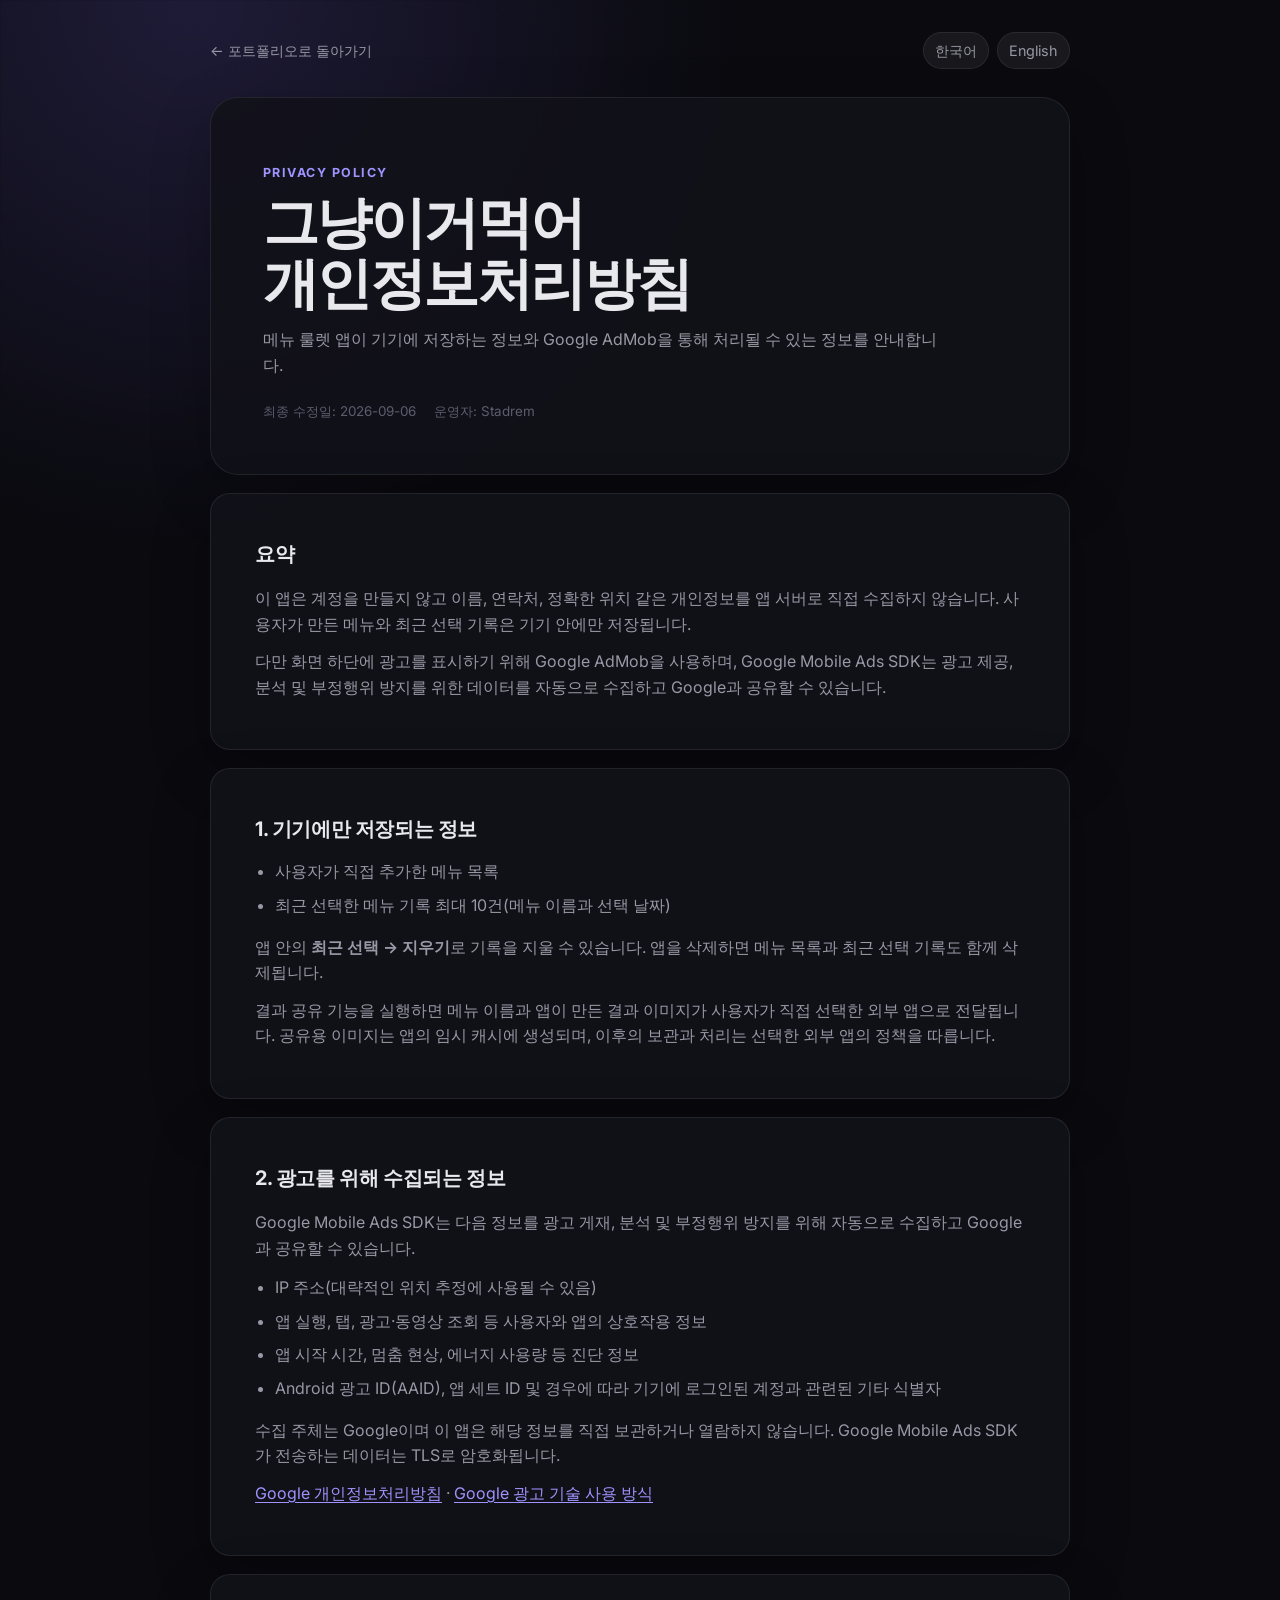
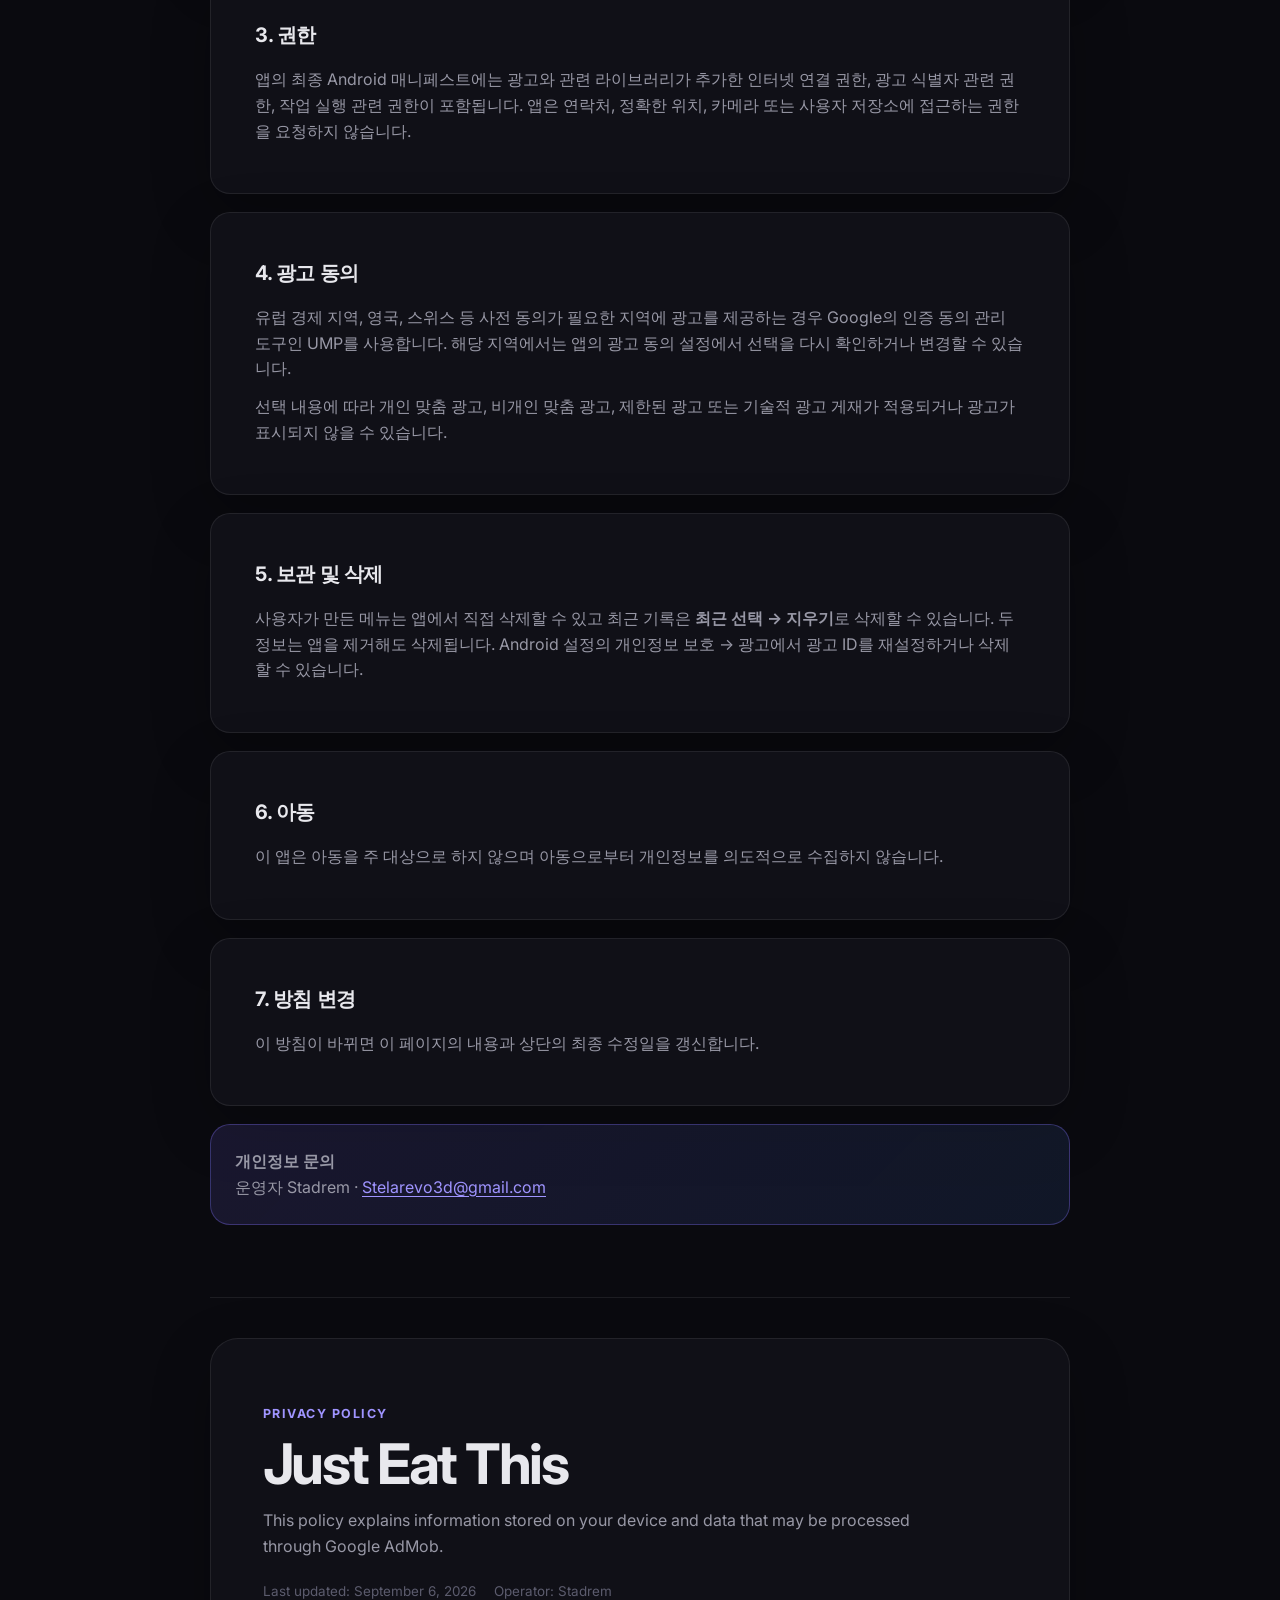
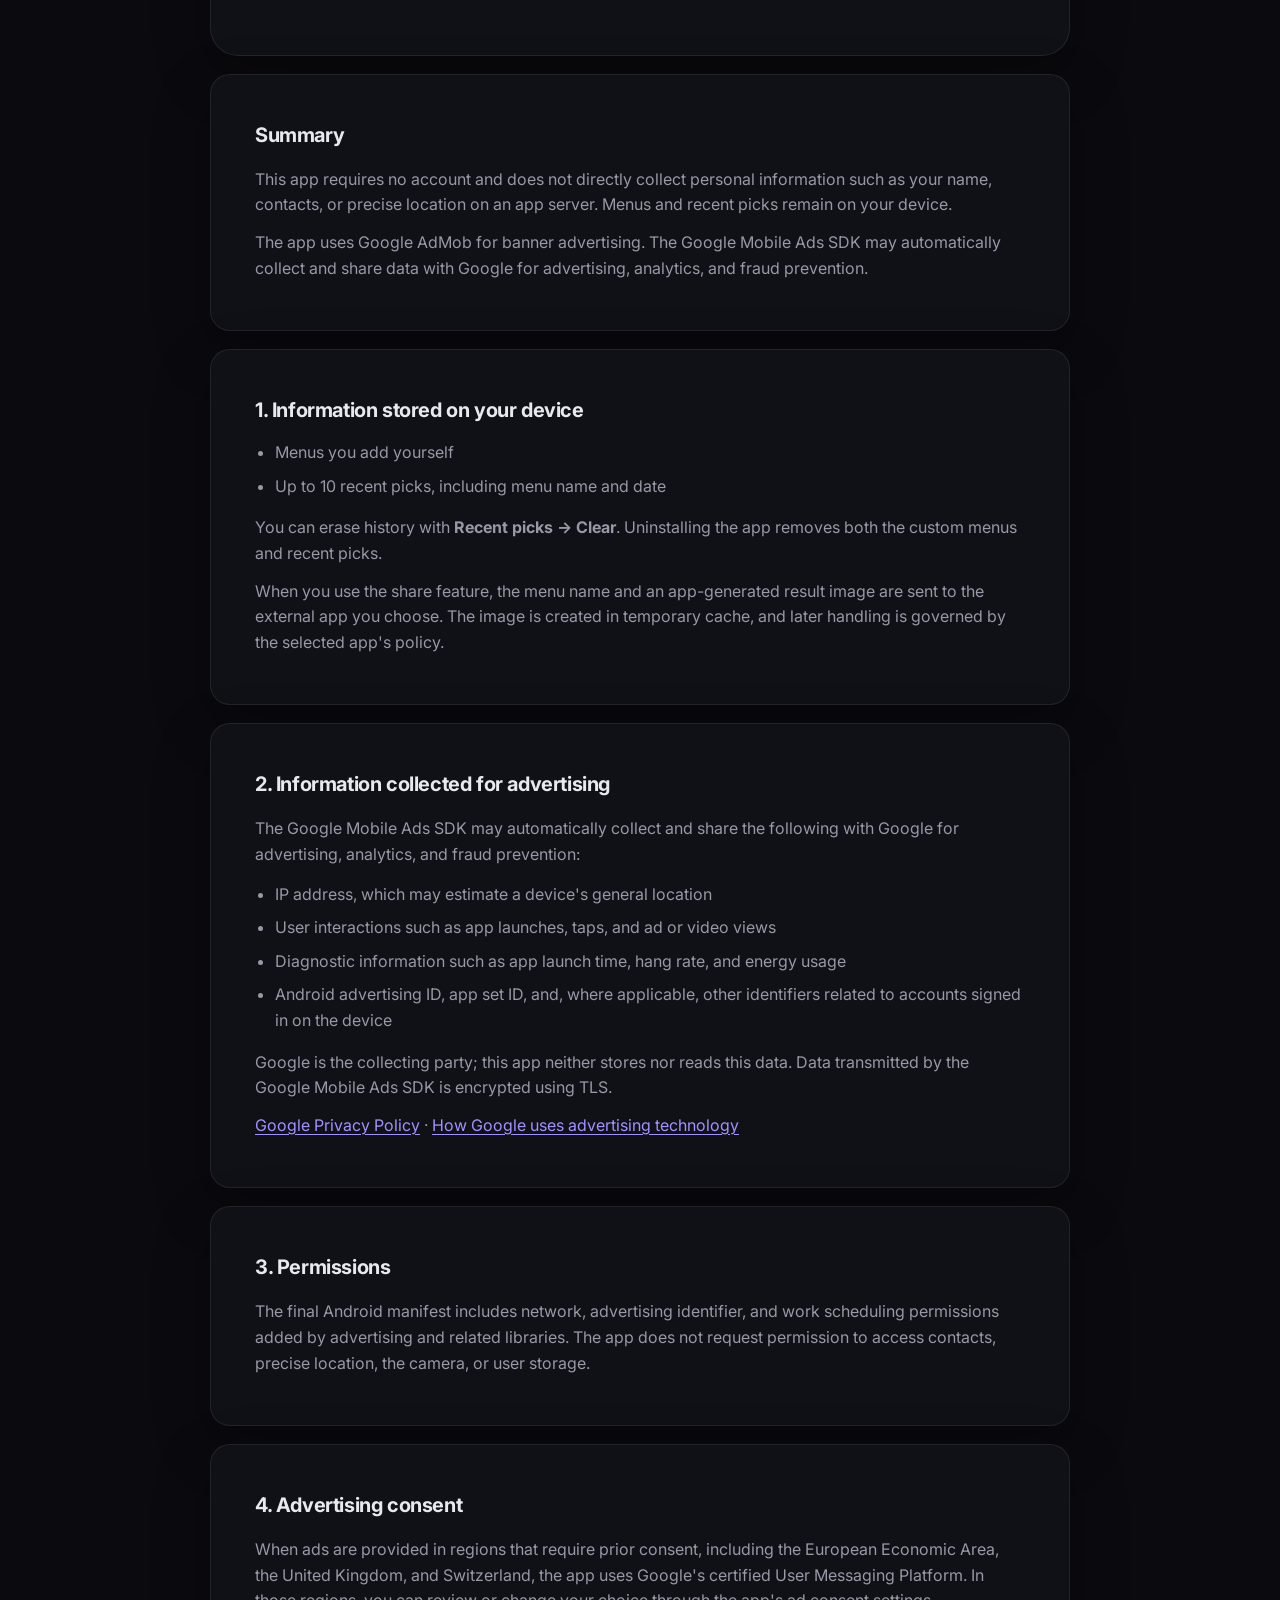
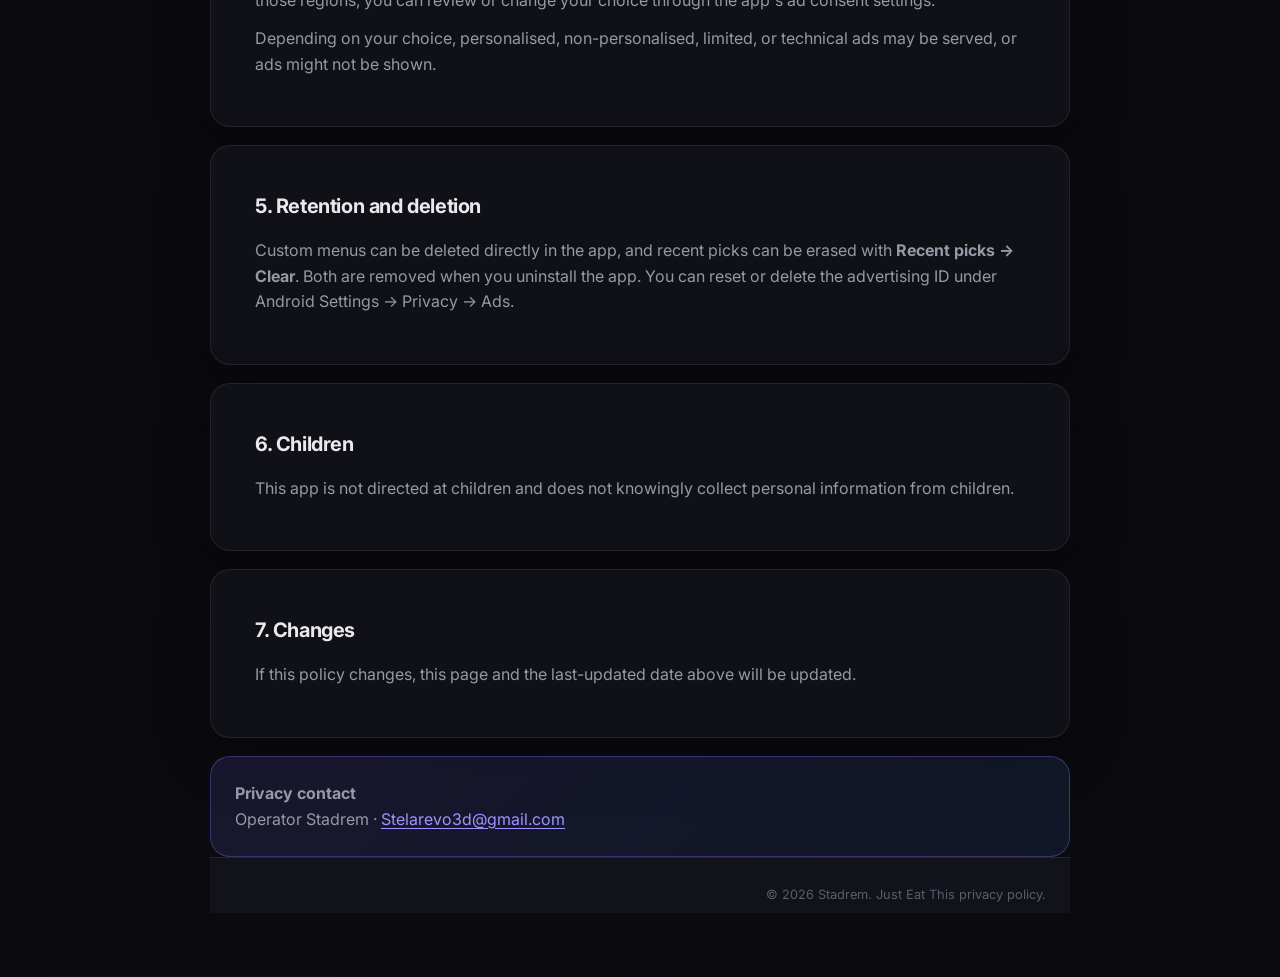
<file: privacy/just-eat-this/index.html>
<!DOCTYPE html>
<html lang="ko">

<head>
    <meta charset="UTF-8">
    <meta name="viewport" content="width=device-width, initial-scale=1.0">
    <meta name="description" content="그냥이거먹어 앱 개인정보처리방침">
    <meta name="robots" content="index, follow">
    <meta http-equiv="Copyright" content="Stadrem">
    <link rel="canonical" href="https://stadrem.github.io/PortfolioSite/privacy/just-eat-this/">
    <title>그냥이거먹어 개인정보처리방침</title>
    <link rel="stylesheet" href="../../style.css">
    <style>
        html,
        body {
            width: 100%;
            max-width: 100%;
            margin: 0;
            overflow-x: hidden;
        }

        .privacy-page {
            min-height: 100vh;
            padding: 32px 20px 64px;
            background:
                radial-gradient(circle at 15% 0%, rgba(124, 106, 239, 0.18), transparent 34rem),
                var(--bg-primary);
        }

        .privacy-shell {
            width: 100%;
            max-width: 860px;
            margin: 0 auto;
        }

        .privacy-nav {
            display: flex;
            align-items: center;
            justify-content: space-between;
            gap: 16px;
            margin-bottom: 28px;
        }

        .privacy-nav a {
            color: var(--text-secondary);
            font-size: 0.9rem;
        }

        .privacy-nav a:hover {
            color: #fff;
        }

        .language-links {
            display: flex;
            gap: 8px;
        }

        .language-links a {
            padding: 6px 11px;
            border: 1px solid var(--border-glass);
            border-radius: 999px;
            background: var(--bg-glass);
        }

        .privacy-header,
        .privacy-card {
            border: 1px solid var(--border-glass);
            background: rgba(18, 18, 26, 0.88);
            box-shadow: 0 20px 60px rgba(0, 0, 0, 0.24);
        }

        .privacy-header {
            padding: clamp(28px, 6vw, 52px);
            border-radius: var(--radius-xl);
            margin-bottom: 18px;
        }

        .privacy-kicker {
            margin-bottom: 10px;
            color: #9f94ff;
            font-size: 0.78rem;
            font-weight: 700;
            letter-spacing: 0.12em;
            text-transform: uppercase;
        }

        .privacy-header h1 {
            margin: 0 0 14px;
            color: var(--text-primary);
            font-size: clamp(2rem, 7vw, 3.5rem);
            line-height: 1.08;
            letter-spacing: -0.045em;
        }

        .privacy-lead {
            max-width: 680px;
            margin: 0;
            color: var(--text-secondary);
            font-size: 1rem;
        }

        .privacy-meta {
            display: flex;
            flex-wrap: wrap;
            gap: 8px 18px;
            margin-top: 22px;
            color: var(--text-muted);
            font-size: 0.84rem;
        }

        .privacy-card {
            padding: clamp(24px, 5vw, 44px);
            border-radius: var(--radius-lg);
            margin-bottom: 18px;
        }

        .privacy-card h2 {
            margin: 0 0 14px;
            color: var(--text-primary);
            font-size: 1.25rem;
        }

        .privacy-card p,
        .privacy-card li {
            color: var(--text-secondary);
            overflow-wrap: anywhere;
        }

        .privacy-card p + p {
            margin-top: 12px;
        }

        .privacy-card ul {
            margin: 14px 0 0;
            padding-left: 1.25rem;
        }

        .privacy-card li + li {
            margin-top: 8px;
        }

        .privacy-card a,
        .privacy-contact a {
            color: #9f94ff;
            text-decoration: underline;
            text-underline-offset: 3px;
        }

        .privacy-contact {
            padding: 24px;
            border: 1px solid rgba(124, 106, 239, 0.35);
            border-radius: var(--radius-lg);
            background: linear-gradient(135deg, rgba(124, 106, 239, 0.14), rgba(79, 143, 255, 0.1));
            color: var(--text-secondary);
        }

        .english-policy {
            margin-top: 72px;
            padding-top: 40px;
            border-top: 1px solid var(--border-glass);
        }

        .privacy-footer {
            padding-top: 18px;
            color: var(--text-muted);
            text-align: center;
            font-size: 0.8rem;
        }

        @media (max-width: 560px) {
            .privacy-page {
                padding: 22px 14px 44px;
            }

            .privacy-nav {
                align-items: flex-start;
                flex-direction: column;
            }

            .privacy-header,
            .privacy-card {
                border-radius: var(--radius-md);
            }
        }
    </style>
</head>

<body>
    <main class="privacy-page">
        <div class="privacy-shell">
            <nav class="privacy-nav" aria-label="페이지 이동">
                <a href="../../">← 포트폴리오로 돌아가기</a>
                <div class="language-links">
                    <a href="#ko">한국어</a>
                    <a href="#en">English</a>
                </div>
            </nav>

            <section id="ko" aria-labelledby="ko-title">
                <header class="privacy-header">
                    <p class="privacy-kicker">Privacy Policy</p>
                    <h1 id="ko-title">그냥이거먹어<br>개인정보처리방침</h1>
                    <p class="privacy-lead">메뉴 룰렛 앱이 기기에 저장하는 정보와 Google AdMob을 통해 처리될 수 있는 정보를 안내합니다.</p>
                    <div class="privacy-meta">
                        <span>최종 수정일: 2026-09-06</span>
                        <span>운영자: Stadrem</span>
                    </div>
                </header>

                <article class="privacy-card">
                    <h2>요약</h2>
                    <p>이 앱은 계정을 만들지 않고 이름, 연락처, 정확한 위치 같은 개인정보를 앱 서버로 직접 수집하지 않습니다. 사용자가 만든 메뉴와 최근 선택 기록은 기기 안에만 저장됩니다.</p>
                    <p>다만 화면 하단에 광고를 표시하기 위해 Google AdMob을 사용하며, Google Mobile Ads SDK는 광고 제공, 분석 및 부정행위 방지를 위한 데이터를 자동으로 수집하고 Google과 공유할 수 있습니다.</p>
                </article>

                <article class="privacy-card">
                    <h2>1. 기기에만 저장되는 정보</h2>
                    <ul>
                        <li>사용자가 직접 추가한 메뉴 목록</li>
                        <li>최근 선택한 메뉴 기록 최대 10건(메뉴 이름과 선택 날짜)</li>
                    </ul>
                    <p>앱 안의 <strong>최근 선택 → 지우기</strong>로 기록을 지울 수 있습니다. 앱을 삭제하면 메뉴 목록과 최근 선택 기록도 함께 삭제됩니다.</p>
                    <p>결과 공유 기능을 실행하면 메뉴 이름과 앱이 만든 결과 이미지가 사용자가 직접 선택한 외부 앱으로 전달됩니다. 공유용 이미지는 앱의 임시 캐시에 생성되며, 이후의 보관과 처리는 선택한 외부 앱의 정책을 따릅니다.</p>
                </article>

                <article class="privacy-card">
                    <h2>2. 광고를 위해 수집되는 정보</h2>
                    <p>Google Mobile Ads SDK는 다음 정보를 광고 게재, 분석 및 부정행위 방지를 위해 자동으로 수집하고 Google과 공유할 수 있습니다.</p>
                    <ul>
                        <li>IP 주소(대략적인 위치 추정에 사용될 수 있음)</li>
                        <li>앱 실행, 탭, 광고·동영상 조회 등 사용자와 앱의 상호작용 정보</li>
                        <li>앱 시작 시간, 멈춤 현상, 에너지 사용량 등 진단 정보</li>
                        <li>Android 광고 ID(AAID), 앱 세트 ID 및 경우에 따라 기기에 로그인된 계정과 관련된 기타 식별자</li>
                    </ul>
                    <p>수집 주체는 Google이며 이 앱은 해당 정보를 직접 보관하거나 열람하지 않습니다. Google Mobile Ads SDK가 전송하는 데이터는 TLS로 암호화됩니다.</p>
                    <p><a href="https://policies.google.com/privacy">Google 개인정보처리방침</a> · <a href="https://policies.google.com/technologies/partner-sites">Google 광고 기술 사용 방식</a></p>
                </article>

                <article class="privacy-card">
                    <h2>3. 권한</h2>
                    <p>앱의 최종 Android 매니페스트에는 광고와 관련 라이브러리가 추가한 인터넷 연결 권한, 광고 식별자 관련 권한, 작업 실행 관련 권한이 포함됩니다. 앱은 연락처, 정확한 위치, 카메라 또는 사용자 저장소에 접근하는 권한을 요청하지 않습니다.</p>
                </article>

                <article class="privacy-card">
                    <h2>4. 광고 동의</h2>
                    <p>유럽 경제 지역, 영국, 스위스 등 사전 동의가 필요한 지역에 광고를 제공하는 경우 Google의 인증 동의 관리 도구인 UMP를 사용합니다. 해당 지역에서는 앱의 광고 동의 설정에서 선택을 다시 확인하거나 변경할 수 있습니다.</p>
                    <p>선택 내용에 따라 개인 맞춤 광고, 비개인 맞춤 광고, 제한된 광고 또는 기술적 광고 게재가 적용되거나 광고가 표시되지 않을 수 있습니다.</p>
                </article>

                <article class="privacy-card">
                    <h2>5. 보관 및 삭제</h2>
                    <p>사용자가 만든 메뉴는 앱에서 직접 삭제할 수 있고 최근 기록은 <strong>최근 선택 → 지우기</strong>로 삭제할 수 있습니다. 두 정보는 앱을 제거해도 삭제됩니다. Android 설정의 개인정보 보호 → 광고에서 광고 ID를 재설정하거나 삭제할 수 있습니다.</p>
                </article>

                <article class="privacy-card">
                    <h2>6. 아동</h2>
                    <p>이 앱은 아동을 주 대상으로 하지 않으며 아동으로부터 개인정보를 의도적으로 수집하지 않습니다.</p>
                </article>

                <article class="privacy-card">
                    <h2>7. 방침 변경</h2>
                    <p>이 방침이 바뀌면 이 페이지의 내용과 상단의 최종 수정일을 갱신합니다.</p>
                </article>

                <aside class="privacy-contact">
                    <strong>개인정보 문의</strong><br>
                    운영자 Stadrem · <a href="mailto:Stelarevo3d@gmail.com">Stelarevo3d@gmail.com</a>
                </aside>
            </section>

            <section id="en" class="english-policy" lang="en" aria-labelledby="en-title">
                <header class="privacy-header">
                    <p class="privacy-kicker">Privacy Policy</p>
                    <h1 id="en-title">Just Eat This</h1>
                    <p class="privacy-lead">This policy explains information stored on your device and data that may be processed through Google AdMob.</p>
                    <div class="privacy-meta">
                        <span>Last updated: September 6, 2026</span>
                        <span>Operator: Stadrem</span>
                    </div>
                </header>

                <article class="privacy-card">
                    <h2>Summary</h2>
                    <p>This app requires no account and does not directly collect personal information such as your name, contacts, or precise location on an app server. Menus and recent picks remain on your device.</p>
                    <p>The app uses Google AdMob for banner advertising. The Google Mobile Ads SDK may automatically collect and share data with Google for advertising, analytics, and fraud prevention.</p>
                </article>

                <article class="privacy-card">
                    <h2>1. Information stored on your device</h2>
                    <ul>
                        <li>Menus you add yourself</li>
                        <li>Up to 10 recent picks, including menu name and date</li>
                    </ul>
                    <p>You can erase history with <strong>Recent picks → Clear</strong>. Uninstalling the app removes both the custom menus and recent picks.</p>
                    <p>When you use the share feature, the menu name and an app-generated result image are sent to the external app you choose. The image is created in temporary cache, and later handling is governed by the selected app's policy.</p>
                </article>

                <article class="privacy-card">
                    <h2>2. Information collected for advertising</h2>
                    <p>The Google Mobile Ads SDK may automatically collect and share the following with Google for advertising, analytics, and fraud prevention:</p>
                    <ul>
                        <li>IP address, which may estimate a device's general location</li>
                        <li>User interactions such as app launches, taps, and ad or video views</li>
                        <li>Diagnostic information such as app launch time, hang rate, and energy usage</li>
                        <li>Android advertising ID, app set ID, and, where applicable, other identifiers related to accounts signed in on the device</li>
                    </ul>
                    <p>Google is the collecting party; this app neither stores nor reads this data. Data transmitted by the Google Mobile Ads SDK is encrypted using TLS.</p>
                    <p><a href="https://policies.google.com/privacy">Google Privacy Policy</a> · <a href="https://policies.google.com/technologies/partner-sites">How Google uses advertising technology</a></p>
                </article>

                <article class="privacy-card">
                    <h2>3. Permissions</h2>
                    <p>The final Android manifest includes network, advertising identifier, and work scheduling permissions added by advertising and related libraries. The app does not request permission to access contacts, precise location, the camera, or user storage.</p>
                </article>

                <article class="privacy-card">
                    <h2>4. Advertising consent</h2>
                    <p>When ads are provided in regions that require prior consent, including the European Economic Area, the United Kingdom, and Switzerland, the app uses Google's certified User Messaging Platform. In those regions, you can review or change your choice through the app's ad consent settings.</p>
                    <p>Depending on your choice, personalised, non-personalised, limited, or technical ads may be served, or ads might not be shown.</p>
                </article>

                <article class="privacy-card">
                    <h2>5. Retention and deletion</h2>
                    <p>Custom menus can be deleted directly in the app, and recent picks can be erased with <strong>Recent picks → Clear</strong>. Both are removed when you uninstall the app. You can reset or delete the advertising ID under Android Settings → Privacy → Ads.</p>
                </article>

                <article class="privacy-card">
                    <h2>6. Children</h2>
                    <p>This app is not directed at children and does not knowingly collect personal information from children.</p>
                </article>

                <article class="privacy-card">
                    <h2>7. Changes</h2>
                    <p>If this policy changes, this page and the last-updated date above will be updated.</p>
                </article>

                <aside class="privacy-contact">
                    <strong>Privacy contact</strong><br>
                    Operator Stadrem · <a href="mailto:Stelarevo3d@gmail.com">Stelarevo3d@gmail.com</a>
                </aside>
            </section>

            <footer class="privacy-footer">© 2026 Stadrem. Just Eat This privacy policy.</footer>
        </div>
    </main>
</body>

</html>
</file>
<file: style.css>
@import url('https://fonts.googleapis.com/css2?family=Inter:wght@300;400;500;600;700&display=swap');

/* ===== CSS Custom Properties ===== */
:root {
    --bg-primary: #0a0a0f;
    --bg-secondary: #12121a;
    --bg-card: rgba(255, 255, 255, 0.08);
    --bg-card-hover: rgba(255, 255, 255, 0.14);
    --bg-glass: rgba(255, 255, 255, 0.06);
    --border-glass: rgba(255, 255, 255, 0.08);
    --text-primary: #e8e8ed;
    --text-secondary: #9898a6;
    --text-muted: #5c5c6e;
    --accent-start: #7c6aef;
    --accent-end: #4f8fff;
    --accent-glow: rgba(124, 106, 239, 0.25);
    --radius-sm: 8px;
    --radius-md: 14px;
    --radius-lg: 20px;
    --radius-xl: 28px;
    --transition-fast: 0.2s cubic-bezier(0.4, 0, 0.2, 1);
    --transition-smooth: 0.4s cubic-bezier(0.4, 0, 0.2, 1);
}

/* ===== Reset & Base ===== */
* {
    font-family: "Inter", -apple-system, BlinkMacSystemFont, sans-serif;
    font-style: normal;
    box-sizing: border-box;
}

html {
    scroll-behavior: smooth;
}

body {
    font-weight: 400;
    background-color: var(--bg-primary);
    color: var(--text-primary);
    line-height: 1.6;
    -webkit-font-smoothing: antialiased;
}

a {
    text-decoration: none;
    color: inherit;
    transition: color var(--transition-fast);
}

a:hover {
    color: inherit;
}

p {
    margin-bottom: 5px;
}

/* ===== 헤더 (Hero) ===== */
.mytitle {
    min-height: 340px;
    width: 100%;
    color: white;
    display: flex;
    flex-direction: column;
    align-items: center;
    justify-content: center;
    background-image: url('img/000.jpg');
    background-position: center;
    background-size: cover;
    position: relative;
    overflow: hidden;
}

.mytitle::before {
    content: "";
    position: absolute;
    inset: 0;
    background: linear-gradient(180deg, rgba(10, 10, 15, 0.5) 0%, rgba(10, 10, 15, 0.85) 100%);
    z-index: 0;
}

.mytitle>* {
    position: relative;
    z-index: 1;
}

.mytitle h1 {
    font-size: clamp(1.6rem, 3.8vw, 2.6rem);
    font-weight: 700;
    letter-spacing: -0.03em;
    color: #ffffff;
    text-align: center;
    margin: 0 16px 8px;
    line-height: 1.25;
}

.mytitle h1 .accent-text {
    background: linear-gradient(135deg, var(--accent-start), var(--accent-end));
    -webkit-background-clip: text;
    -webkit-text-fill-color: transparent;
    background-clip: text;
}

.hero-subtitle {
    font-size: 0.95rem;
    color: var(--text-secondary);
    letter-spacing: 0.04em;
    margin-bottom: 20px;
    font-weight: 400;
    text-align: center;
}

/* ===== 섹션 앵커 네비게이션 ===== */
.nav-sections {
    display: flex;
    justify-content: center;
    gap: 8px;
    flex-wrap: wrap;
    padding: 0 16px;
    margin-bottom: 12px;
}

.nav-anchor-btn,
.nav-career-btn {
    display: inline-flex;
    align-items: center;
    justify-content: center;
    background: var(--bg-glass);
    backdrop-filter: blur(12px);
    -webkit-backdrop-filter: blur(12px);
    color: var(--text-primary);
    border: 1px solid var(--border-glass);
    border-radius: 999px;
    padding: 7px 16px;
    font-size: 0.82rem;
    font-weight: 500;
    text-decoration: none;
    cursor: pointer;
    transition: all var(--transition-fast);
}

.nav-anchor-btn:hover {
    background: rgba(124, 106, 239, 0.18);
    border-color: rgba(124, 106, 239, 0.4);
    color: #ffffff;
    transform: translateY(-2px);
    box-shadow: 0 4px 16px rgba(124, 106, 239, 0.25);
}

.nav-career-btn {
    background: linear-gradient(135deg, rgba(124, 106, 239, 0.25), rgba(79, 143, 255, 0.25));
    border-color: rgba(124, 106, 239, 0.4);
    color: #ffffff;
}

.nav-career-btn:hover {
    background: linear-gradient(135deg, var(--accent-start), var(--accent-end));
    color: #ffffff;
    transform: translateY(-2px);
    box-shadow: 0 4px 18px var(--accent-glow);
}

/* ===== 외부 프로필 링크 ===== */
.nav-external-links {
    display: flex;
    justify-content: center;
    gap: 16px;
    margin-bottom: 16px;
}

.nav-external-links a {
    font-size: 0.78rem;
    color: var(--text-secondary);
    text-decoration: none;
    transition: color var(--transition-fast);
    padding: 2px 4px;
}

.nav-external-links a:hover {
    color: #ffffff;
    text-shadow: 0 0 10px rgba(255, 255, 255, 0.4);
}

.buttons {
    display: none;
}

.header_icon {
    margin: 5px;
    margin-top: 10px;
    display: flex;
    gap: 8px;
    flex-wrap: wrap;
    justify-content: center;
}

.header_icon img {
    border-radius: var(--radius-sm);
    background: rgba(255, 255, 255, 0.08);
    padding: 4px;
    transition: transform var(--transition-fast);
}

.header_icon img:hover {
    transform: scale(1.15);
}

.header_icon2 {
    margin-top: 8px;
    font-size: 0.7rem;
    color: var(--text-muted);
    letter-spacing: 0.02em;
    opacity: 0.7;
    text-align: center;
    padding: 0 16px;
}

/* ===== 카드 아이콘 (프로젝트 카드 내부) ===== */
.card-img-container {
    position: relative;
}

.tool-icons {
    position: absolute;
    top: 10px;
    left: 10px;
    display: flex;
    gap: 6px;
    z-index: 2;
}

.tool-icon {
    width: 40px;
    height: 40px;
    background-color: rgba(0, 0, 0, 0.55);
    backdrop-filter: blur(8px);
    -webkit-backdrop-filter: blur(8px);
    border-radius: var(--radius-sm);
    padding: 4px;
    border: 1px solid rgba(255, 255, 255, 0.1);
    transition: transform var(--transition-fast);
}

.tool-icon:hover {
    transform: scale(1.1);
}

/* ===== 자기소개 명함 ===== */
.about {
    text-align: center;
    padding: 40px 20px;
    display: flex;
    flex-direction: column;
    align-items: center;
    justify-content: center;
}

.business-card-section {
    padding: 20px;
    display: flex;
    justify-content: center;
    align-items: center;
}

.business-card {
    width: 420px;
    height: 260px;
    perspective: 1200px;
    cursor: pointer;
}

.card-inner {
    position: relative;
    width: 100%;
    height: 100%;
    text-align: center;
    transition: transform 0.7s cubic-bezier(0.4, 0, 0.2, 1);
    transform-style: preserve-3d;
}

.business-card.flipped .card-inner {
    transform: rotateY(180deg);
}

.card-front,
.card-back {
    position: absolute;
    width: 100%;
    height: 100%;
    backface-visibility: hidden;
    border-radius: var(--radius-xl);
    display: flex;
    flex-direction: column;
    justify-content: center;
    align-items: center;
    padding: 24px;
    box-sizing: border-box;
    border: 1px solid rgba(255, 255, 255, 0.12);
}

.card-front {
    background: linear-gradient(135deg, #1a1a2e 0%, #2d1b69 50%, #1a1a2e 100%);
    color: white;
    box-shadow: 0 20px 60px rgba(124, 106, 239, 0.15), inset 0 1px 0 rgba(255, 255, 255, 0.1);
}

.card-back {
    background: linear-gradient(135deg, #1a1a2e 0%, #3d1b5c 50%, #1a1a2e 100%);
    color: white;
    transform: rotateY(180deg);
    text-align: left;
    padding: 28px;
    box-shadow: 0 20px 60px rgba(124, 106, 239, 0.15), inset 0 1px 0 rgba(255, 255, 255, 0.1);
}

.profile-container {
    margin-bottom: 16px;
}

.card-profile-img {
    width: 80px;
    height: 80px;
    border-radius: 50%;
    border: 2px solid rgba(255, 255, 255, 0.3);
    object-fit: cover;
    box-shadow: 0 4px 20px rgba(124, 106, 239, 0.3);
}

.card-info {
    text-align: center;
}

.card-name {
    font-size: 1.7rem;
    font-weight: 700;
    margin-bottom: 4px;
    letter-spacing: -0.02em;
}

.business-card-section .card-title {
    font-size: 1rem;
    margin-bottom: 8px;
    opacity: 0.85;
    font-weight: 400;
}

.card-email {
    font-size: 0.85rem;
    opacity: 0.65;
    font-style: normal;
    font-weight: 300;
}

.click-hint {
    position: absolute;
    bottom: 12px;
    right: 16px;
    font-size: 0.8rem;
    opacity: 0.4;
    font-style: normal;
    color: rgba(255, 255, 255, 0.6);
    animation: pulse 2.5s ease-in-out infinite;
    letter-spacing: 0.05em;
    text-transform: uppercase;
    font-weight: 500;
}

@keyframes pulse {

    0%,
    100% {
        opacity: 0.4;
    }

    50% {
        opacity: 0.8;
    }
}

.card-content h3 {
    font-size: 1.2rem;
    font-weight: 600;
    margin-bottom: 12px;
    text-align: center;
    letter-spacing: -0.01em;
}

.card-content p {
    font-size: 0.78rem;
    font-weight: 400;
    line-height: 1.5;
    margin-bottom: 12px;
    text-align: left;
    opacity: 0.9;
}

.card-details {
    list-style: none;
    padding: 0;
    margin: 0;
}

.card-details li {
    font-size: 0.7rem;
    font-weight: 400;
    margin-bottom: 6px;
    line-height: 1.4;
    text-align: left;
    opacity: 0.9;
}

/* 명함 반응형 */
@media (max-width: 768px) {
    .business-card {
        width: 320px;
        height: 210px;
    }

    .card-name {
        font-size: 1.4rem;
    }

    .card-content h3 {
        font-size: 1rem;
    }

    .card-content p {
        font-size: 0.72rem;
    }

    .card-details li {
        font-size: 0.65rem;
    }
}

/* ===== 섹션 구분선 (alert) ===== */
.section {
    display: flex;
    flex-direction: column;
    align-items: center;
    justify-content: center;
    padding-top: 20px;
}

.section .alert-primary {
    background: transparent;
    border: none;
    color: var(--text-primary);
    font-size: 1.5rem;
    font-weight: 700;
    letter-spacing: -0.02em;
    padding: 16px 0;
    position: relative;
    text-align: center;
}

.section .alert-primary::after {
    content: "";
    display: block;
    width: 50px;
    height: 3px;
    background: linear-gradient(90deg, var(--accent-start), var(--accent-end));
    border-radius: 2px;
    margin: 10px auto 0;
}

/* ===== 프로젝트 카드 영역 ===== */
.mycards {
    width: 85%;
    max-width: 1400px;
    margin: 20px auto 0;
    padding-bottom: 60px;
    overflow: hidden;
}

/* Bootstrap 카드 오버라이드 — 글래스모피즘 */
.mycards .card {
    background: var(--bg-card);
    backdrop-filter: blur(16px);
    -webkit-backdrop-filter: blur(16px);
    border: 1px solid var(--border-glass);
    border-radius: var(--radius-lg);
    overflow: hidden;
    transition: all var(--transition-smooth);
    color: var(--text-primary);
}

.mycards .card:hover {
    background: var(--bg-card-hover);
    border-color: rgba(124, 106, 239, 0.2);
    box-shadow: 0 8px 40px rgba(124, 106, 239, 0.1), 0 0 0 1px rgba(124, 106, 239, 0.08);
    transform: translateY(-4px);
}

.mycards .card-img-top {
    border-radius: 0;
    object-fit: cover;
    aspect-ratio: 16 / 9;
    transition: filter var(--transition-smooth);
}

.mycards .card:hover .card-img-top {
    filter: brightness(1.05);
}

.mycards .card-body {
    padding: 24px;
    min-height: 280px;
}

.mycards .card-footer {
    background: transparent;
    border-top: 1px solid var(--border-glass);
    padding: 12px 24px;
}

.mycards .card-footer .text-body-secondary {
    color: var(--text-muted) !important;
    font-size: 0.78rem;
    font-weight: 400;
}

/* 제목 스타일 */
h1,
h2,
h3,
h4,
h5,
h6 {
    font-weight: 700;
    letter-spacing: -0.02em;
}

.mycards h4.card-title {
    font-size: 1.15rem;
    font-weight: 600;
    min-height: 1rem;
    margin-bottom: 4px;
    color: var(--text-primary);
}

.mycards h5.card-title {
    font-size: 0.9rem;
    font-weight: 400;
    min-height: auto;
    color: var(--text-secondary);
    opacity: 1;
}

h5 {
    font-size: 1.1rem;
}

.card-text-tools {
    font-family: "Inter", sans-serif;
    font-size: 0.72rem;
    margin-bottom: 0.8rem;
    color: var(--text-muted);
    font-weight: 400;
}

.card-text {
    display: flex;
    justify-content: center;
    flex-direction: column;
    text-indent: 0.8rem;
    padding-bottom: 1%;
    line-height: 1.65rem;
    font-size: 0.88rem;
    font-weight: 400;
    color: var(--text-secondary);
}

.card-text b,
.card-text strong {
    color: var(--text-primary);
    font-weight: 600;
}

/* 카드 내 링크 버튼 */
.card-text a[style] {
    display: inline-block;
}

/* 카드 내부 비디오 프레임 설정 (메인 화면 카드 전용) */
.project-card .card-video-container {
    width: 100%;
    margin-bottom: 15px;
    overflow: hidden;
    border-radius: var(--radius-sm);
}

.project-card .card-video {
    width: 100%;
    max-height: 220px;
    object-fit: cover;
    display: block;
}

/* 팝업(모달) 내부 비디오 프레임 설정 (원본 크기 보장) */
#projectModal .card-video-container {
    width: 100%;
    margin-bottom: 15px;
    border-radius: var(--radius-md);
    overflow: hidden;
}

#projectModal .card-video {
    width: 100%;
    max-height: none; /* 높이 제한 해제 */
    object-fit: contain; /* 영상 원본 비율 유지 */
    display: block;
}

.abouttext {
    padding-top: 20px;
    font-size: 16px;
    line-height: 30px;
}

/* ===== 푸터 ===== */
footer {
    bottom: 0;
    height: 56px;
    width: 100%;
    background: var(--bg-secondary);
    border-top: 1px solid var(--border-glass);
    color: var(--text-muted);
    padding: 0 24px;
    display: flex;
    justify-content: flex-end;
    align-items: center;
}

.copyright {
    font-size: 0.75rem;
    margin: 0;
    font-weight: 400;
}

.email {
    bottom: 10px;
    right: 10px;
    margin-right: 12px;
    opacity: 0.6;
    transition: opacity var(--transition-fast);
}

.email:hover {
    opacity: 1;
}

/* ===== Babylon 뷰어 ===== */
#babylon-viewer {
    display: flex;
    flex-direction: column;
    align-items: center;
    position: fixed;
    top: 5%;
    left: 9%;
    width: 80%;
    background-color: var(--bg-secondary);
    z-index: 8999;
    overflow: hidden;
    margin: 0 auto;
    box-shadow: 0 0 40px rgba(0, 0, 0, 0.6);
    border-radius: var(--radius-lg);
    border: 1px solid var(--border-glass);
}

#babylon-viewer-header {
    position: fixed;
    display: flex;
    justify-content: space-between;
    width: 79%;
    background-color: var(--bg-secondary);
    max-width: 1800px;
    color: var(--text-primary);
    padding: 8px 12px;
    margin: 5px;
    z-index: 9999;
}

.btn-close {
    float: right;
    filter: invert(1) brightness(0.8);
}

#babylon-viewer-render {
    padding-top: 5%;
    max-width: 90%;
}

#renderCanvas {
    padding-bottom: 2%;
    width: 100%;
    height: 100%;
}

#babylonjs-run-btn {
    display: flex;
    margin: auto;
    margin-top: 5px;
}

#warning {
    position: fixed;
    left: 25%;
    top: 50%;
    font-size: 80px;
    color: #f5576c;
    z-index: 1;
}

/* ===== 자기소개 (About Me) ===== */
.profile-img {
    max-width: 50%;
    border-radius: var(--radius-lg);
    box-shadow: 0 8px 30px rgba(0, 0, 0, 0.3);
}

.about-me {
    margin-top: 20px;
    margin-bottom: 50px;
    padding: 20px 0;
}

.about-me h2 {
    font-size: 2rem;
    font-weight: 700;
    margin-bottom: 15px;
}

.about-me p {
    font-size: 1rem;
    line-height: 1.6;
}

.about-me ul {
    padding-left: 1.2rem;
    font-size: 0.95rem;
    list-style-type: "✔ ";
    color: var(--text-secondary);
}

/* ===== 마우스 오버 광택 (다크 테마용) ===== */
.col {
    position: relative;
    overflow: hidden;
}

.col::before {
    content: "";
    position: absolute;
    top: 100%;
    left: -50%;
    width: 200%;
    height: 100%;
    background: linear-gradient(0deg,
            rgba(124, 106, 239, 0) 0%,
            rgba(124, 106, 239, 0.12) 50%,
            rgba(124, 106, 239, 0) 100%);
    transform: rotate(25deg);
    opacity: 0;
    pointer-events: none;
    z-index: 2;
}

.col:hover::before {
    animation: shineUp 1.5s ease forwards;
}

@keyframes shineUp {
    0% {
        top: 100%;
        opacity: 1;
    }

    30% {
        opacity: 0.5;
    }

    100% {
        top: -100%;
        opacity: 0;
    }
}

/* ===== Top 버튼 ===== */
#topBtn {
    position: fixed;
    bottom: 70px;
    right: 24px;
    padding: 10px 14px;
    border-radius: var(--radius-md);
    border: 1px solid var(--border-glass);
    background: var(--bg-glass);
    backdrop-filter: blur(12px);
    -webkit-backdrop-filter: blur(12px);
    color: var(--text-primary);
    cursor: pointer;
    display: none;
    z-index: 999;
    font-size: 0.8rem;
    font-weight: 500;
    transition: all var(--transition-fast);
}

#topBtn:hover {
    background: rgba(124, 106, 239, 0.2);
    border-color: rgba(124, 106, 239, 0.3);
    box-shadow: 0 4px 20px var(--accent-glow);
}

/* ===== Compact Card Mode ===== */
.mycards .project-card {
    cursor: pointer;
}

.mycards .project-card .card-body {
    min-height: auto;
    padding: 16px 24px;
}

.mycards .project-card h5.card-title,
.mycards .project-card .card-text-tools,
.mycards .project-card .card-text {
    display: none;
}

.card-summary {
    font-size: 0.82rem;
    color: var(--text-secondary);
    margin-bottom: 0;
    font-weight: 400;
    line-height: 1.4;
}

/* ===== Project & Career Modal ===== */
#projectModal .modal-content,
#careerModal .modal-content {
    background: var(--bg-secondary);
    border: 1px solid var(--border-glass);
    backdrop-filter: blur(20px);
    -webkit-backdrop-filter: blur(20px);
    border-radius: var(--radius-lg);
    color: var(--text-primary);
    overflow: hidden;
}

#projectModal .modal-header,
#careerModal .modal-header {
    border-bottom: 1px solid var(--border-glass);
    padding: 20px 24px;
}

#projectModal .modal-title,
#careerModal .modal-title {
    font-size: 1.3rem;
    font-weight: 600;
    color: var(--text-primary);
    letter-spacing: -0.02em;
}

#projectModal .modal-body,
#careerModal .modal-body {
    padding: 0;
}

#careerModal .modal-body {
    padding: 20px 24px;
}

.custom-career-table {
    border-color: var(--border-glass) !important;
    color: var(--text-primary) !important;
    background-color: transparent !important;
    font-size: clamp(0.65rem, 1vw + 0.4rem, 0.85rem);
}

.custom-career-table th,
.custom-career-table td {
    border-color: var(--border-glass) !important;
    background-color: transparent !important;
}

.custom-career-table thead th {
    background-color: rgba(255, 255, 255, 0.04) !important;
    color: #fff !important;
    font-weight: 600;
    border-bottom: 2px solid var(--accent-start) !important;
}

.custom-career-table .text-muted {
    color: var(--text-muted) !important;
}

.career-link-btn {
    display: inline-flex;
    align-items: center;
    justify-content: center;
    gap: 4px;
    background: linear-gradient(135deg, var(--accent-start), var(--accent-end));
    color: #ffffff !important;
    padding: 4px 12px;
    border-radius: var(--radius-sm);
    font-size: 0.78rem;
    font-weight: 500;
    text-decoration: none;
    white-space: nowrap;
    transition: all var(--transition-fast);
    box-shadow: 0 2px 8px rgba(124, 106, 239, 0.2);
}

.career-link-btn:hover {
    transform: translateY(-1px);
    box-shadow: 0 4px 14px var(--accent-glow);
    color: #ffffff !important;
}

@media (max-width: 768px) {
    #careerModal .modal-dialog,
    #projectModal .modal-dialog {
        margin: 10px auto;
        max-width: 95%;
    }

    #careerModal .modal-body {
        padding: 12px 8px;
    }

    #careerModal .modal-title {
        font-size: 1.15rem;
    }

    .modal-image-section {
        padding: 16px 14px 0;
    }

    .modal-info-section {
        padding: 16px 14px;
    }

    .custom-career-table th,
    .custom-career-table td {
        padding: 0.4rem 0.25rem !important;
    }

    .career-link-btn {
        padding: 4px 10px;
        font-size: 0.72rem;
    }
}

/* ===== Career Mobile Cards ===== */
.career-cards-container {
    display: flex;
    flex-direction: column;
    gap: 12px;
}

.career-card {
    background: rgba(255, 255, 255, 0.03);
    border: 1px solid var(--border-glass);
    border-radius: var(--radius-md);
    padding: 14px 14px;
    transition: all var(--transition-fast);
}

.career-card:active {
    background: rgba(255, 255, 255, 0.06);
    border-color: rgba(124, 106, 239, 0.3);
}

.career-card-header {
    display: flex;
    justify-content: space-between;
    align-items: flex-start;
    gap: 10px;
    margin-bottom: 10px;
    padding-bottom: 8px;
    border-bottom: 1px solid rgba(255, 255, 255, 0.05);
}

.career-card-links {
    display: flex;
    flex-wrap: wrap;
    gap: 4px;
    justify-content: flex-end;
    align-items: center;
}

.career-card-title-group {
    flex: 1;
}

.career-card-title {
    font-size: 0.95rem;
    font-weight: 600;
    color: #ffffff;
    margin: 0 0 6px 0;
    line-height: 1.35;
}

.career-card-tags {
    display: flex;
    flex-wrap: wrap;
    gap: 6px;
}

.career-badge {
    display: inline-flex;
    align-items: center;
    font-size: 0.72rem;
    padding: 2px 8px;
    border-radius: 6px;
    line-height: 1.3;
}

.career-badge.period {
    background: rgba(124, 106, 239, 0.15);
    color: #c4b5fd;
    border: 1px solid rgba(124, 106, 239, 0.3);
    font-weight: 500;
}

.career-badge.device {
    background: rgba(255, 255, 255, 0.06);
    color: var(--text-secondary);
    border: 1px solid var(--border-glass);
}

.career-card-body {
    display: flex;
    flex-direction: column;
    gap: 8px;
}

.career-card-meta-grid {
    display: grid;
    grid-template-columns: repeat(2, 1fr);
    gap: 8px 10px;
    background: rgba(255, 255, 255, 0.025);
    border-radius: var(--radius-sm);
    padding: 8px 10px;
    border: 1px solid rgba(255, 255, 255, 0.03);
}

.career-meta-item {
    display: flex;
    flex-direction: column;
}

.career-meta-item.full-width {
    grid-column: span 2;
    padding-top: 4px;
    border-top: 1px dashed rgba(255, 255, 255, 0.06);
}

.career-meta-item .meta-label {
    font-size: 0.68rem;
    color: var(--text-muted);
    margin-bottom: 2px;
    font-weight: 500;
}

.career-meta-item .meta-value {
    font-size: 0.78rem;
    color: var(--text-primary);
    font-weight: 500;
}

.career-card-duty {
    background: rgba(0, 0, 0, 0.25);
    border-radius: var(--radius-sm);
    padding: 8px 10px;
    border-left: 3px solid var(--accent-start);
}

.career-card-duty .meta-label {
    font-size: 0.68rem;
    color: var(--text-muted);
    display: block;
    margin-bottom: 2px;
    font-weight: 500;
}

.career-card-duty .duty-text {
    font-size: 0.78rem;
    color: var(--text-secondary);
    margin: 0;
    line-height: 1.45;
}

.modal-image-section {
    width: 100%;
    display: flex;
    justify-content: center;
    padding: 24px 24px 0;
}

.modal-project-img {
    width: 100%;
    max-height: 480px;
    aspect-ratio: 16 / 9;
    object-fit: cover;
    display: block;
    border-radius: var(--radius-md);
    border: 1px solid var(--border-glass);
    box-shadow: 0 8px 30px rgba(0, 0, 0, 0.45);
}

.modal-info-section {
    padding: 24px;
}

.modal-tools-icons {
    display: flex;
    gap: 8px;
    margin-bottom: 16px;
}

.modal-tools-icons .tool-icon {
    position: static;
    width: 36px;
    height: 36px;
}

#modalRole h5 {
    font-size: 0.95rem;
    font-weight: 400;
    color: var(--text-secondary);
    margin-bottom: 4px;
}

#modalTools .card-text-tools {
    font-size: 0.78rem;
    color: var(--text-muted);
    margin-bottom: 4px;
}

#modalDescription .card-text {
    display: flex;
    flex-direction: column;
    text-indent: 0.8rem;
    line-height: 1.7;
    font-size: 0.9rem;
    color: var(--text-secondary);
}

#modalDescription .card-text b,
#modalDescription .card-text strong {
    color: var(--text-primary);
    font-weight: 600;
}

#modalDescription .card-text p {
    margin-bottom: 0.5rem;
}

.modal-period {
    font-size: 0.82rem;
    color: var(--text-muted);
    margin-top: 16px;
    padding-top: 12px;
    border-top: 1px solid var(--border-glass);
}

#projectModal .modal-footer {
    border-top: 1px solid var(--border-glass);
    padding: 16px 24px;
    justify-content: center;
}

.btn-modal-link {
    background: linear-gradient(135deg, var(--accent-start), var(--accent-end));
    color: white !important;
    padding: 8px 24px;
    border-radius: var(--radius-md);
    font-size: 0.85rem;
    font-weight: 500;
    text-decoration: none;
    transition: all var(--transition-fast);
    border: none;
}

.btn-modal-link:hover {
    transform: translateY(-2px);
    box-shadow: 0 4px 20px var(--accent-glow);
    color: white !important;
}

/* ===== Collapsible Section Toggle ===== */
.section-toggle {
    cursor: pointer;
    display: flex;
    align-items: center;
    justify-content: center;
    gap: 10px;
    user-select: none;
    transition: opacity var(--transition-fast);
}

.section-toggle:hover {
    opacity: 0.75;
}

.toggle-chevron {
    width: 22px;
    height: 22px;
    transition: transform 0.35s cubic-bezier(0.4, 0, 0.2, 1);
    flex-shrink: 0;
}

.section-toggle.collapsed .toggle-chevron {
    transform: rotate(0deg);
}

.section-toggle:not(.collapsed) .toggle-chevron {
    transform: rotate(180deg);
}

/* Collapsible content */
.collapsible-content {
    max-height: 5000px;
    overflow: hidden;
    transition: max-height 0.6s cubic-bezier(0.4, 0, 0.2, 1),
        opacity 0.4s ease,
        padding-bottom 0.4s ease;
    opacity: 1;
}

.collapsible-content.collapsed {
    max-height: 0;
    opacity: 0;
    padding-bottom: 0 !important;
}

/* ===== Effect Card Video ===== */
.card-video-container {
    margin-top: 12px;
    border-radius: var(--radius-sm);
    overflow: hidden;
    border: 1px solid var(--border-glass);
}

.card-video {
    width: 100%;
    display: block;
    border-radius: var(--radius-sm);
}

/* ===== 반응형 ===== */
@media (max-width: 992px) {
    .mycards {
        width: 92%;
    }

    .mytitle h1 {
        font-size: 2rem;
    }
}

@media (max-width: 576px) {
    .mycards {
        width: 95%;
    }

    .mytitle h1 {
        font-size: 1.5rem;
    }

    .buttons>button {
        width: 90px;
        height: 38px;
        font-size: 0.78rem;
    }

    .mycards .card-body {
        padding: 16px;
        min-height: 240px;
    }
}

/* ===== Portfolio introduction ===== */
.portfolio-hero {
    width: min(1180px, 90%);
    margin: 0 auto;
    padding: 28px 0 0;
}
.hero-topline, .hero-work-caption, .hero-section-nav {
    display: flex;
    align-items: center;
    justify-content: space-between;
    gap: 20px;
}
.hero-brand { font-weight: 600; font-size: 1rem; }
.hero-brand span { margin-left: 12px; font-size: .65rem; letter-spacing: .16em; color: #aaaabb; }
.hero-topline .nav-career-btn { gap: 14px; }
.hero-layout {
    display: grid;
    grid-template-columns: 1.2fr 1fr;
    align-items: center;
    gap: clamp(28px, 5vw, 72px);
    padding: 44px 0;
}
.hero-copy { min-width: 0; }
.hero-eyebrow { font-size: .72rem; font-weight: 600; letter-spacing: .16em; color: #b5a9f5; margin-bottom: 24px; }
.hero-copy h1 { font-size: clamp(1.9rem, 3.4vw, 2.9rem); line-height: 1.4; letter-spacing: -.055em; margin: 0 0 22px; word-break: keep-all; }
.hero-copy h1 span { color: #c4b9fa; }
.hero-intro { font-size: .95rem; color: #b2b2c0; line-height: 1.9; word-break: keep-all; }
.hero-role { margin: 24px 0 28px; font-size: .9rem; }
.hero-role span { display: block; margin-top: 4px; font-size: .75rem; color: #aaaabb; }
.hero-actions { display: flex; flex-wrap: wrap; gap: 10px; }
.hero-actions .nav-anchor-btn { border-radius: 10px; padding: 12px 16px; gap: 16px; }
.hero-actions .hero-primary { background: #aa97f3; border-color: #aa97f3; color: #171020; font-weight: 700; }
.hero-actions .hero-primary:hover { background: #c0afff; color: #171020; }
.hero-copy .nav-external-links { justify-content: flex-start; margin: 22px 0 0; gap: 20px; }
.hero-copy .nav-external-links a { padding: 4px 0; color: #aaaabb; }
.hero-gallery { display: grid; grid-template-columns: 1fr 1fr; gap: 12px; min-width: 0; }
.hero-work { display: block; width: 100%; min-width: 0; padding: 0; overflow: hidden; background: #18181f; border: 1px solid #33313e; border-radius: 12px; color: #e8e8ed; text-align: left; cursor: pointer; transition: border-color .2s, transform .2s; }
.hero-work:hover { border-color: #aa97f3; transform: translateY(-3px); }
.hero-work-main { grid-column: 1 / -1; }
.hero-work img { display: block; width: 100%; height: auto; aspect-ratio: 362 / 248; object-fit: contain; }
.hero-work-main img { max-height: 260px; background: #121218; }
.hero-work-caption { padding: 12px 14px; gap: 8px; font-size: .75rem; }
.hero-work-caption small { display: block; font-size: .6rem; letter-spacing: .12em; color: #b8acf3; margin-bottom: 3px; }
.hero-work-main .hero-work-caption { font-size: .9rem; }
.hero-section-nav { padding: 20px 0; border-top: 1px solid #2a2835; border-bottom: 1px solid #2a2835; }
.hero-nav-label { color: #aaaabb; font-size: .65rem; letter-spacing: .14em; white-space: nowrap; }
.hero-section-nav .nav-sections { margin: 0; padding: 0; justify-content: flex-end; }
.portfolio-hero a:focus-visible, .hero-work:focus-visible, .about-tools summary:focus-visible { outline: 3px solid #c4b9fa; outline-offset: 4px; }
.about-tools { max-width: 680px; margin-top: 12px; }
.about-tools summary { cursor: pointer; color: #b2b2c0; font-size: .85rem; }
.about-tools .header_icon2 { color: #aaaabb; opacity: 1; }
@media (max-width: 900px) {
    .hero-layout { gap: 24px; grid-template-columns: 1fr 1fr; }
    .hero-desktop-break { display: none; }
    .hero-section-nav { align-items: flex-start; flex-direction: column; gap: 12px; }
    .hero-section-nav .nav-sections { justify-content: flex-start; }
}
@media (max-width: 640px) {
    .portfolio-hero { width: calc(100% - 32px); padding-top: 20px; }
    .hero-brand span { display: block; margin: 3px 0 0; font-size: .55rem; }
    .hero-topline .nav-career-btn { font-size: .75rem; }
    .hero-layout { grid-template-columns: 1fr; padding: 32px 0 24px; gap: 28px; }
    .hero-eyebrow { margin-bottom: 14px; font-size: .62rem; }
    .hero-copy h1 { font-size: clamp(1.65rem, 6.5vw, 2.5rem); margin-bottom: 14px; }
    .hero-intro { font-size: .85rem; }
    .hero-role { margin: 16px 0 20px; }
    .hero-actions .nav-anchor-btn { font-size: .75rem; padding: 11px 12px; gap: 8px; }
    .hero-copy .nav-external-links { margin-top: 16px; }
    .hero-work-main img { max-height: none; }
    .hero-section-nav .nav-anchor-btn { font-size: .72rem; padding: 8px 12px; }
}
@media (prefers-reduced-motion: reduce) {
    .hero-work, .portfolio-hero a { transition: none; }
    .hero-work:hover, .portfolio-hero a:hover { transform: none; }
}

/* External animation portfolio: no embedded video or remote media requests. */
.animation-preview { position: relative; display: flex; aspect-ratio: 16 / 9; overflow: hidden; align-items: center; justify-content: center; background: #171725; }
.animation-preview img { width: 100%; height: 100%; object-fit: cover; }
.animation-play { display: grid; place-items: center; width: 52px; height: 52px; border: 1px solid #c4b9fa; border-radius: 50%; color: white; background: #171020c9; font-size: 1rem; position: absolute; left: 50%; top: 50%; transform: translate(-50%, -50%); }
.animation-provider { position: absolute; right: 14px; bottom: 12px; background: #0a0a0fe6; color: #e8e8ed; padding: 5px 10px; border-radius: 6px; font-size: .72rem; }
.animation-museum-cover { flex-direction: column; align-items: flex-start; padding: 28px; background: radial-gradient(ellipse at 90% 0%, #443662 0%, transparent 65%), linear-gradient(135deg, #202033, #12121a); }
.animation-cover-kicker { font-size: .62rem; letter-spacing: .16em; color: #c4b9fa; }
.animation-cover-title { font-size: clamp(1.3rem, 2.5vw, 2rem); font-weight: 700; margin: 8px 0; }
.animation-cover-subtitle { font-size: .75rem; color: #b8b8c8; max-width: 85%; }
.animation-museum-cover .animation-play { position: static; transform: none; width: 36px; height: 36px; margin-top: 18px; font-size: .75rem; flex-shrink: 0; }
.mycards .animation-card .card-body { padding: 24px; min-height: 0; }
.animation-title { font-size: 1.15rem; line-height: 1.5; margin-bottom: 6px; }
.animation-duty { color: #ded9f0; font-size: .85rem; margin: 18px 0 12px; line-height: 1.7; }
.animation-credits { display: grid; gap: 8px; margin-bottom: 16px; }
.animation-credits div { display: flex; justify-content: space-between; gap: 12px; padding: 9px 12px; border: 1px solid var(--border-glass); border-radius: 8px; }
.animation-credits dt { font-size: .78rem; font-weight: 400; color: #b8b8c8; }
.animation-credits dd { font-size: .85rem; font-weight: 600; color: #c4b9fa; margin: 0; }
.animation-modeling-notes { font-size: .8rem; color: #b8b8c8; line-height: 1.8; }
.animation-modeling-notes summary { cursor: pointer; color: #ded9f0; }
.animation-modeling-notes ul { padding-left: 20px; margin: 8px 0 0; }
.animation-description { font-size: .85rem; line-height: 1.8; color: #b8b8c8; }
.animation-tools, .animation-period { color: #b8b8c8; font-size: .78rem; margin-top: 12px; }
.animation-video-link { display: flex; align-items: center; justify-content: space-between; min-height: 44px; gap: 12px; color: #c4b9fa; font-size: .85rem; font-weight: 600; }
.animation-video-link:hover { color: white; }
.animation-preview:hover .animation-play { background: #655099; }
.animation-card a:focus-visible, .animation-modeling-notes summary:focus-visible, button.section-toggle:focus-visible { outline: 3px solid #c4b9fa; outline-offset: -3px; }
@media (max-width: 576px) {
    .animation-museum-cover { padding: 20px; }
    .animation-cover-title { margin: 4px 0; }
    .animation-museum-cover .animation-play { margin-top: 10px; }
    .mycards .animation-card .card-body { padding: 18px; }
}

/* ===== Add-on cards & video placeholders ===== */
.addon-card .tool-icons { left: auto; right: 10px; }
.addon-video-slot { aspect-ratio: 16 / 9; background: #121020; text-indent: 0; }
.addon-video-slot .addon-video-placeholder {
    height: 100%; padding: 20px; display: flex; flex-direction: column;
    align-items: center; justify-content: center; gap: 8px; text-align: center;
    background: radial-gradient(ellipse at top, rgba(124, 106, 239, 0.18), transparent 75%);
    color: var(--text-secondary); font-size: 0.8rem; line-height: 1.5;
}
.addon-video-placeholder strong { color: var(--text-primary); font-size: 0.95rem; }
.addon-video-placeholder small { color: var(--text-muted); font-size: 0.72rem; }
.addon-play-icon { color: #c4b9fa; font-size: 1.4rem; }
.project-card .addon-video-slot .card-video,
#projectModal .addon-video-slot .card-video { display: none; height: 100%; max-height: none; object-fit: contain; }
.project-card .addon-video-slot.has-video .card-video,
#projectModal .addon-video-slot.has-video .card-video { display: block; }
.addon-video-slot.has-video .addon-video-placeholder { display: none; }
.addon-footer { display: flex; flex-wrap: wrap; align-items: center; justify-content: space-between; gap: 8px; }
.addon-footer a { color: #c4b9fa; font-size: 0.8rem; text-decoration: none; }
.addon-footer a:hover { text-decoration: underline; }
.addon-card:focus-visible { outline: 3px solid #c4b9fa; outline-offset: 4px; }
#modalDescription .addon-video-slot { margin-bottom: 24px; }
#modalDescription .card-text h6 { color: var(--text-primary); text-indent: 0; margin-top: 12px; }
</file>
